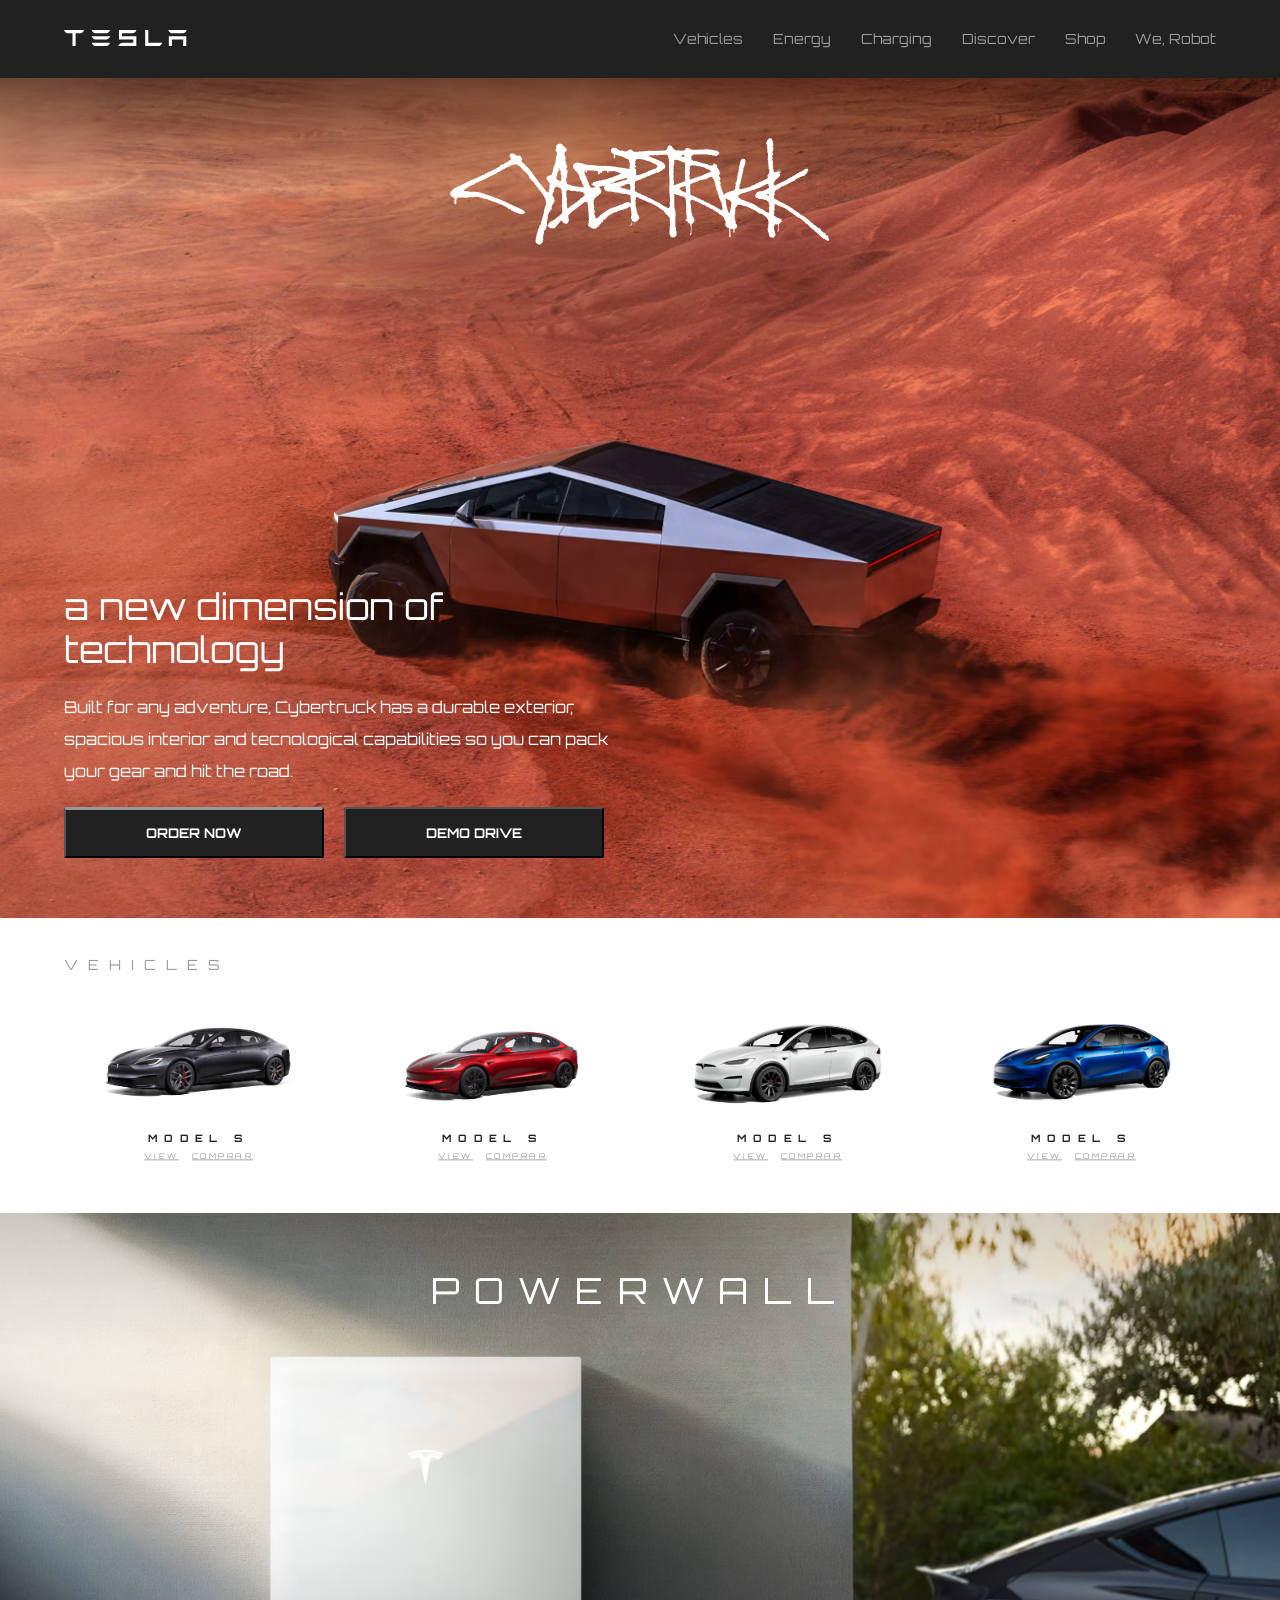
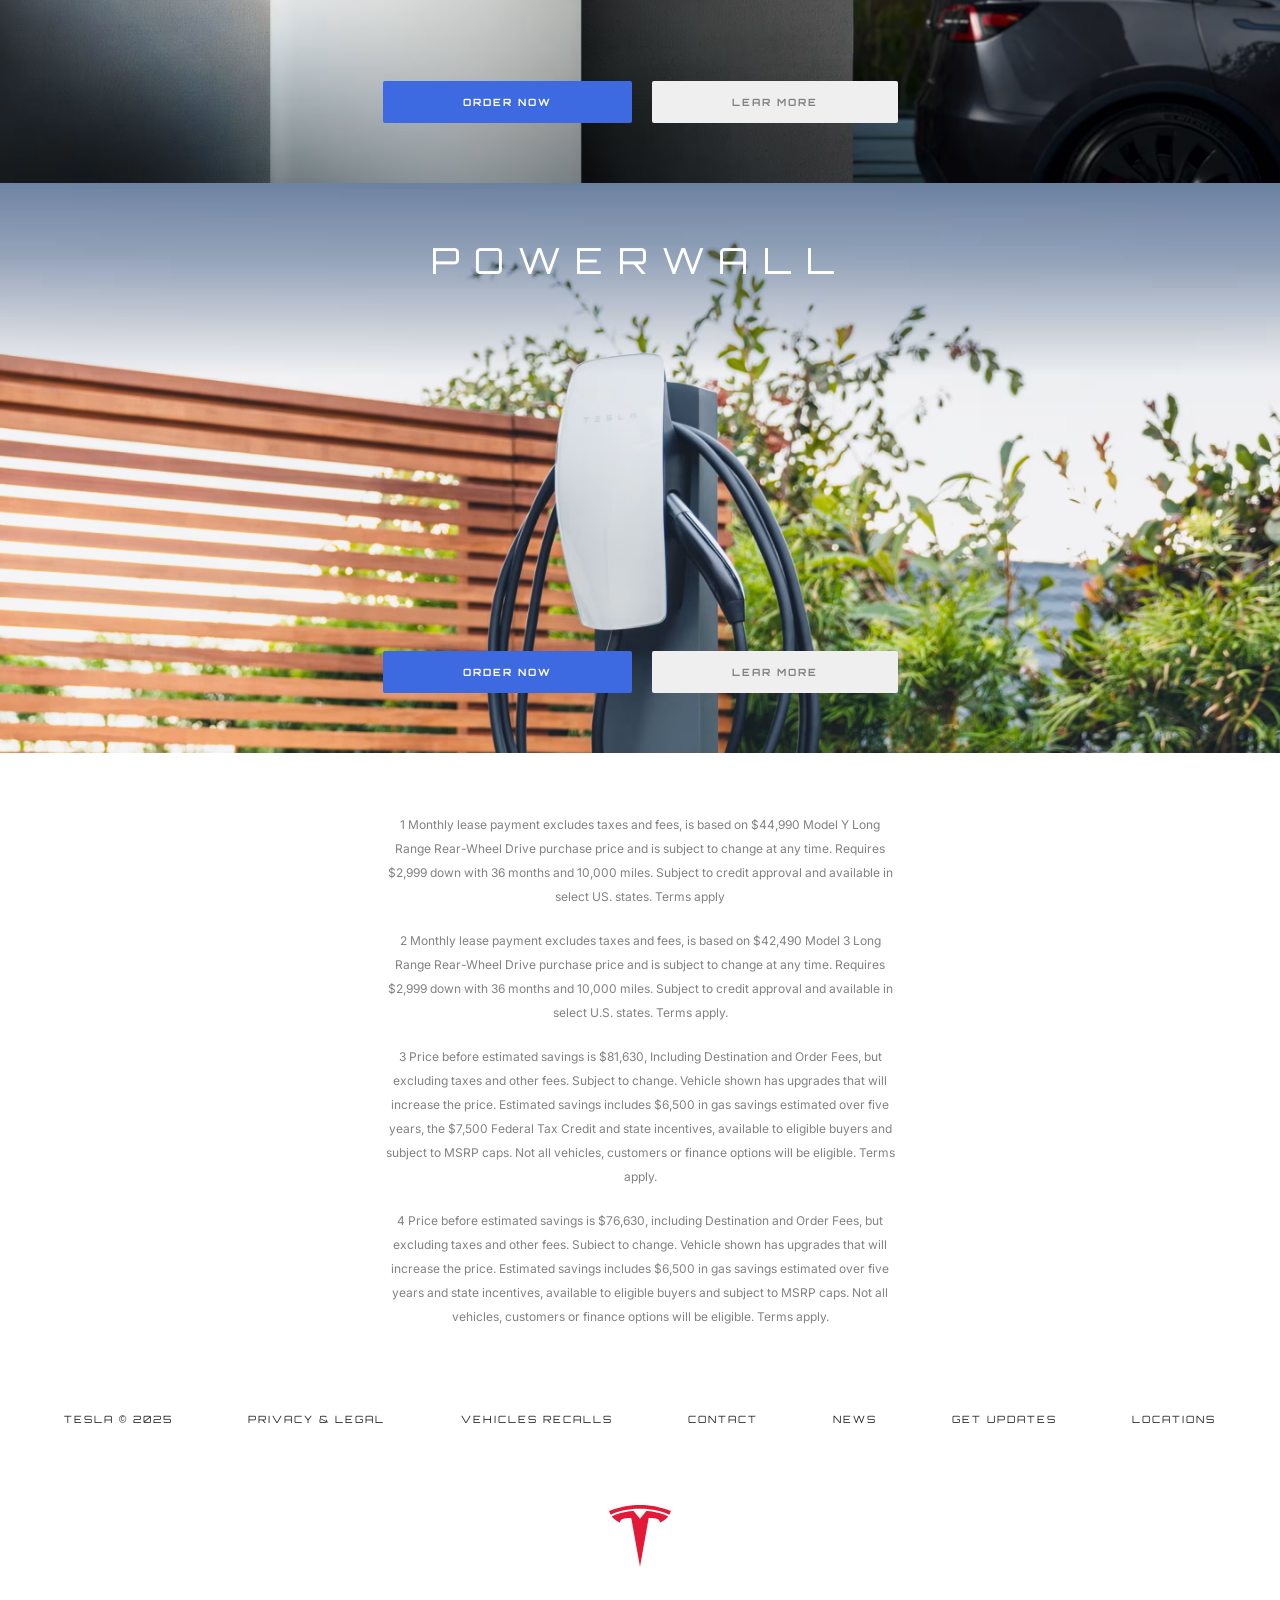
<file: index.html>
<!DOCTYPE html>
<html lang="pt-BR">

<head>
  <meta charset="UTF-8">
  <meta name="viewport" content="width=device-width, initial-scale=1.0">
  <link rel="shortcut icon" href="assets/logo-footer.svg" type="image/x-icon">
  <link rel="stylesheet" href="css/reset.css">
  <link rel="stylesheet" href="css/style.css">
  <link rel="preconnect" href="https://fonts.googleapis.com">
  <link rel="preconnect" href="https://fonts.gstatic.com" crossorigin>
  <link href="https://fonts.googleapis.com/css2?family=Amiri:ital,wght@0,400;0,700;1,400;1,700&family=Gabarito:wght@400..900&family=Montserrat:ital,wght@0,100..900;1,100..900&family=Orbitron:wght@400..900&family=Poppins:ital,wght@0,100;0,200;0,300;0,400;0,500;0,600;0,700;0,800;0,900;1,100;1,200;1,300;1,400;1,500;1,600;1,700;1,800;1,900&display=swap" rel="stylesheet">
  <link rel="preconnect" href="https://fonts.googleapis.com">
  <link rel="preconnect" href="https://fonts.gstatic.com" crossorigin>
  <link href="https://fonts.googleapis.com/css2?family=Amiri:ital,wght@0,400;0,700;1,400;1,700&family=Gabarito:wght@400..900&family=Inter:ital,opsz,wght@0,14..32,100..900;1,14..32,100..900&family=Montserrat:ital,wght@0,100..900;1,100..900&family=Orbitron:wght@400..900&family=Poppins:ital,wght@0,100;0,200;0,300;0,400;0,500;0,600;0,700;0,800;0,900;1,100;1,200;1,300;1,400;1,500;1,600;1,700;1,800;1,900&display=swap" rel="stylesheet">
  <link rel="stylesheet" href="css/responsive.css">
  <title>Tesla</title>
</head>

<body>
  <header class="main-header">
    <div class="container container-flex">
      <div class="logo">
        <figure>
          <img src="assets/logo-white.svg" alt="Logotipo da Tesla">
        </figure>
      </div>

      <div class="main-nav">
        <nav>
          <ul>
            <li><a href="#">Vehicles</a></li>
            <li><a href="#">Energy</a></li>
            <li><a href="#">Charging</a></li>
            <li><a href="#">Discover</a></li>
            <li><a href="#">Shop</a></li>
            <li><a href="#">We, Robot</a></li>
          </ul>
        </nav>
      </div>

      <div class="mobile-nav">
        <div></div>
        <div></div>
        <div></div>
      </div>
    </div>
  </header>


  <section class="hero">
    <div class="container container-flex">
      <div class="brand">
        <figure>
          <img src="assets/logo-cybertruck.svg" alt="logotipo do Cybertruck">
        </figure>
      </div>

      <div class="text-hero">
        <h1>a new dimension of technology</h1>
        <p>Built for any adventure, Cybertruck has a durable exterior, spacious interior and tecnological capabilities so you can pack your gear and hit the road.</p>
        <div class="hero-btns">
          <button class="btn-primary active">Order Now</button>
          <button class="btn-primary">Demo Drive</button>
        </div>
      </div>
    </div>
  </section>

  <main class="main-grid">

    <div class="container">

      <h3>VEHICLES</h3>

      <div class="grid-cars">
        <article class="item-car">
          <figure>
            <img src="assets/car-1.avif" alt="Tesla ModelS S">
          </figure>
          <h2 class="car-model">Model S</h2>
          <div class="link">
            <a href="car-details.html">View</a>
            <a href="#">Comprar</a>
          </div>
        </article>
        <article class="item-car">
          <figure>
            <img src="assets/car-2.avif" alt="Tesla ModelS S">
          </figure>
          <h2 class="car-model">Model S</h2>
          <div class="link">
            <a href="#">View</a>
            <a href="#">Comprar</a>
          </div>
        </article>
        <article class="item-car">
          <figure>
            <img src="assets/car-3.avif" alt="Tesla ModelS S">
          </figure>
          <h2 class="car-model">Model S</h2>
          <div class="link">
            <a href="#">View</a>
            <a href="#">Comprar</a>
          </div>
        </article>
        <article class="item-car">
          <figure>
            <img src="assets/car-4.avif" alt="Tesla ModelS S">
          </figure>
          <h2 class="car-model">Model S</h2>
          <div class="link">
            <a href="#">View</a>
            <a href="#">Comprar</a>
          </div>
        </article>
      </div>

    </div>

  </main>

  <section style="background-image: url(assets/banner-2.avif);" class="full-banner">
    <h4>Powerwall</h4>

    <div class="btns-banner">
      <button class="btn btn-blue">Order Now</button>
      <button class="btn btn-white">Lear More</button>
    </div>

  </section>

  <section style="background-image: url(assets/banner-3.avif);" class="full-banner">
    <h4>Powerwall</h4>

    <div class="btns-banner">
      <button class="btn btn-blue">Order Now</button>
      <button class="btn btn-white">Lear More</button>
    </div>

  </section>

  <section class="bottom-text">
    <div class="text-blok">
      <p>1 Monthly lease payment excludes taxes and fees, is based on $44,990 Model Y Long Range Rear-Wheel Drive purchase price and is subject to change at any time. Requires $2,999 down with 36 months and 10,000 miles. Subject to credit approval and available in select US. states. Terms apply</p>

      <p>2 Monthly lease payment excludes taxes and fees, is based on $42,490 Model 3 Long Range Rear-Wheel Drive purchase price and is subject to change at any time. Requires $2,999 down with 36 months and 10,000 miles. Subject to credit approval and available in select U.S. states. Terms apply.</p>

      <p>3 Price before estimated savings is $81,630, Including Destination and Order Fees, but excluding taxes and other fees. Subject to change. Vehicle shown has upgrades that will increase the price. Estimated savings includes $6,500 in gas savings estimated over five years, the $7,500 Federal Tax Credit and state incentives, available to eligible buyers and subject to MSRP caps. Not all vehicles, customers or finance options will be eligible. Terms apply.</p>

      <p>4 Price before estimated savings is $76,630, including Destination and Order Fees, but excluding taxes and other fees. Subiect to change. Vehicle shown has upgrades that will increase the price. Estimated savings includes $6,500 in gas savings estimated over five years and state incentives, available to eligible buyers and subject to MSRP caps. Not all vehicles, customers or finance options will be eligible. Terms apply.</p>
    </div>
  </section>

  <footer>
    <div class="container">
      <div class="menu-footer">
        <ul>
          <li>
            <a href="">Tesla © 2025</a>
          </li>
          <li>
            <a href="">Privacy & Legal</a>
          </li>
          <li>
            <a href="">Vehicles Recalls</a>
          </li>
          <li>
            <a href="">Contact</a>
          </li>
          <li>
            <a href="">News</a>
          </li>
          <li>
            <a href="">Get Updates</a>
          </li>
          <li>
            <a href="">Locations</a>
          </li>
        </ul>
      </div>

      <div class="brand-footer">
        <figure>
          <img src="assets/logo-footer.svg" alt="Logotipo Tesla Footer">
        </figure>
      </div>
    </div>
  </footer>
</body>

</html>
</file>
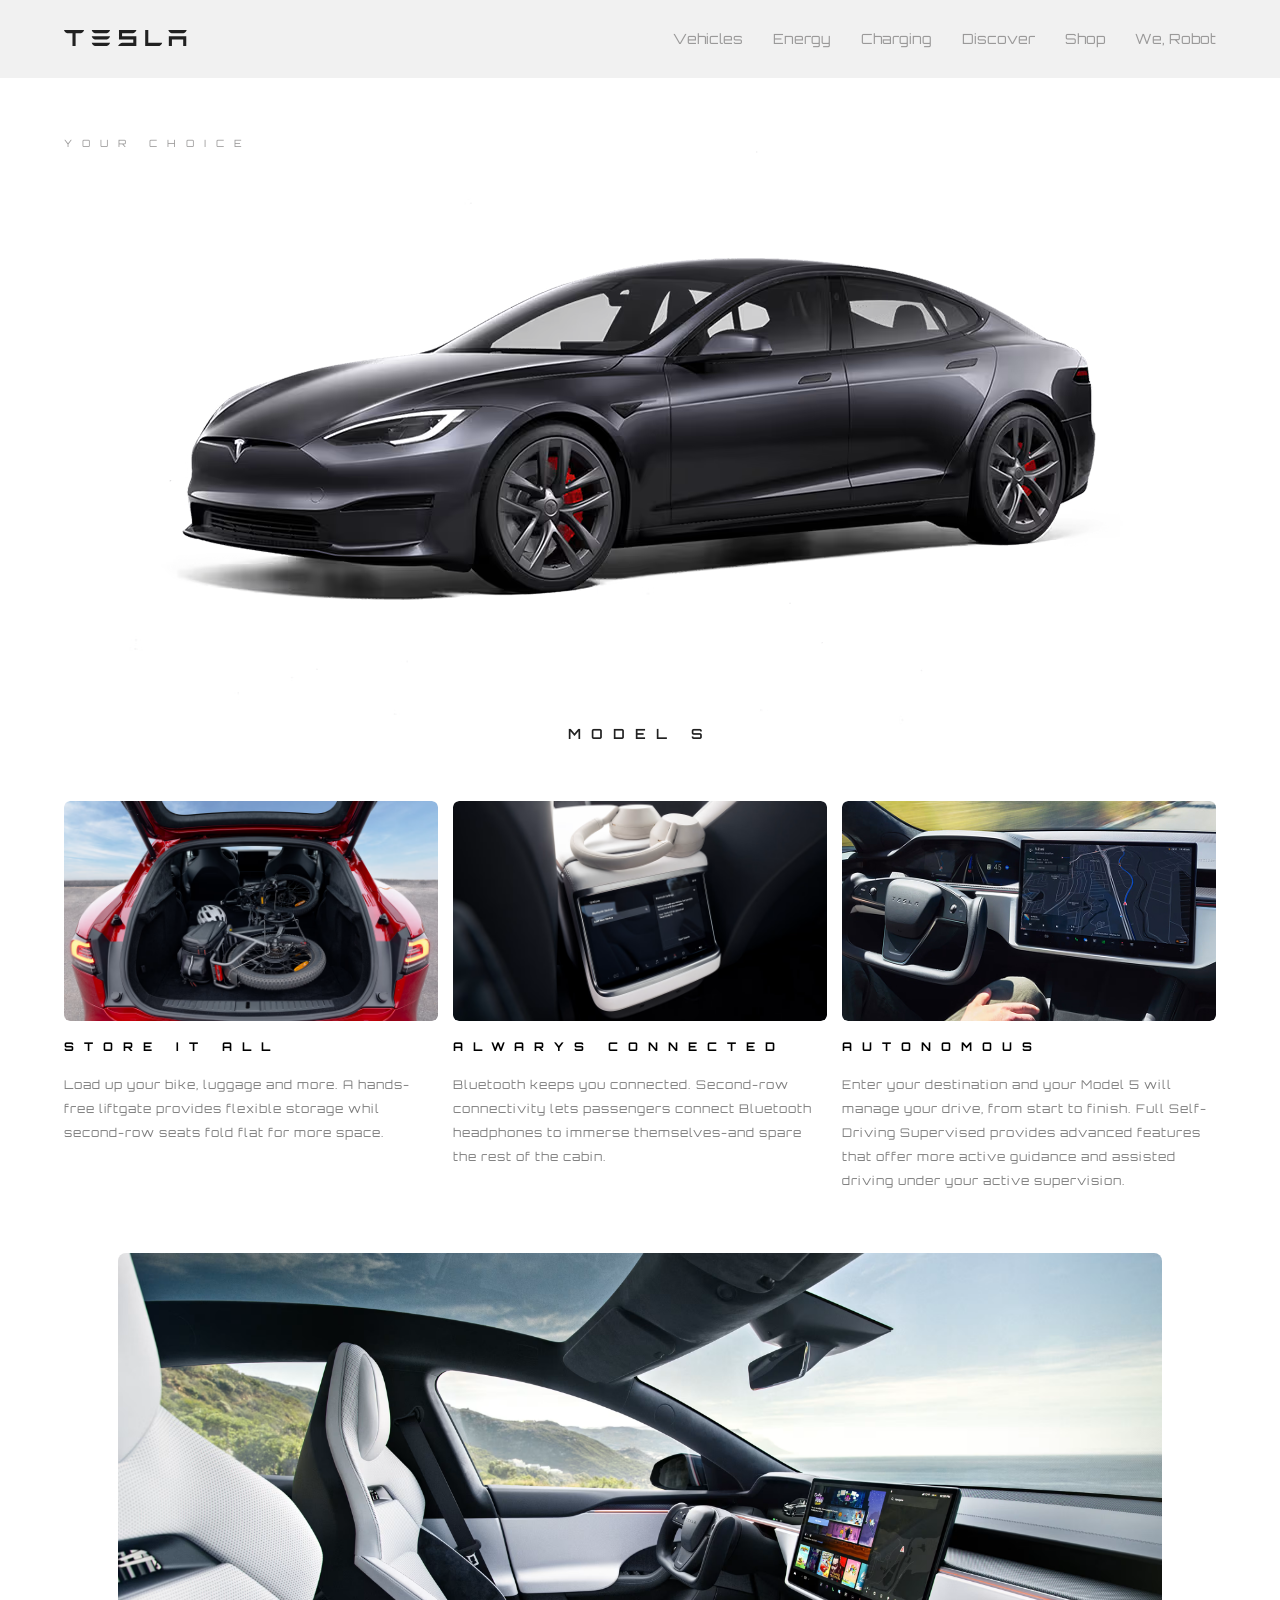
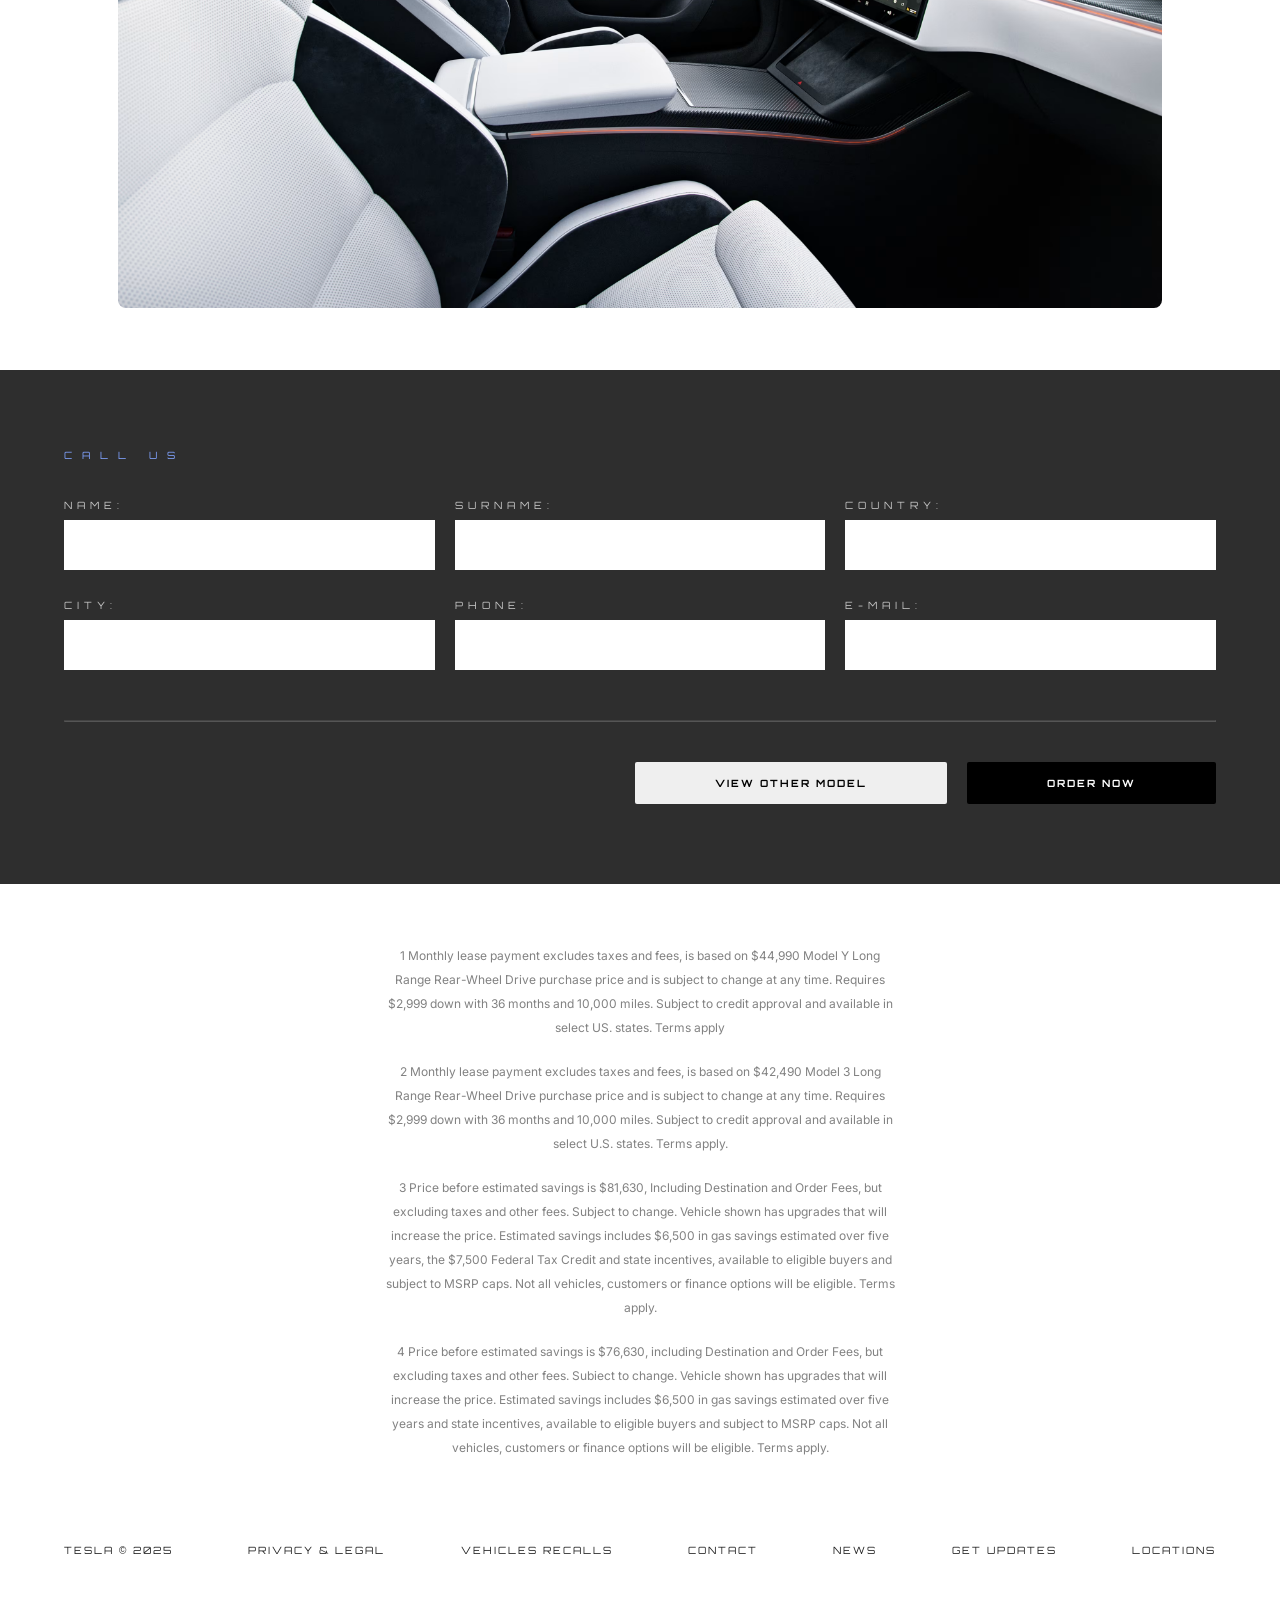
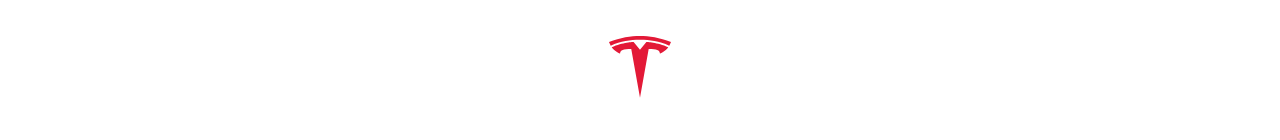
<file: car-details.html>
<!DOCTYPE html>
<html lang="pt-BR">

<head>
  <meta charset="UTF-8">
  <meta name="viewport" content="width=device-width, initial-scale=1.0">
  <link rel="shortcut icon" href="assets/logo-footer.svg" type="image/x-icon">
  <link rel="stylesheet" href="css/reset.css">
  <link rel="stylesheet" href="css/style.css">
  <link rel="preconnect" href="https://fonts.googleapis.com">
  <link rel="preconnect" href="https://fonts.gstatic.com" crossorigin>
  <link href="https://fonts.googleapis.com/css2?family=Amiri:ital,wght@0,400;0,700;1,400;1,700&family=Gabarito:wght@400..900&family=Montserrat:ital,wght@0,100..900;1,100..900&family=Orbitron:wght@400..900&family=Poppins:ital,wght@0,100;0,200;0,300;0,400;0,500;0,600;0,700;0,800;0,900;1,100;1,200;1,300;1,400;1,500;1,600;1,700;1,800;1,900&display=swap" rel="stylesheet">
  <link rel="preconnect" href="https://fonts.googleapis.com">
  <link rel="preconnect" href="https://fonts.gstatic.com" crossorigin>
  <link href="https://fonts.googleapis.com/css2?family=Amiri:ital,wght@0,400;0,700;1,400;1,700&family=Gabarito:wght@400..900&family=Inter:ital,opsz,wght@0,14..32,100..900;1,14..32,100..900&family=Montserrat:ital,wght@0,100..900;1,100..900&family=Orbitron:wght@400..900&family=Poppins:ital,wght@0,100;0,200;0,300;0,400;0,500;0,600;0,700;0,800;0,900;1,100;1,200;1,300;1,400;1,500;1,600;1,700;1,800;1,900&display=swap" rel="stylesheet">
  <link rel="stylesheet" href="css/responsive.css">
  <title>Tesla</title>
</head>

<body>
  <header class="main-header header-light">
    <div class="container container-flex">
      <div class="logo">
        <figure>
          <img src="assets/logo-dark.svg" alt="Logotipo da Tesla">
        </figure>
      </div>

      <div class="main-nav">
        <nav>
          <ul>
            <li>
              <a href="#">Vehicles</a>
            </li>
            <li>
              <a href="#">Energy</a>
            </li>
            <li>
              <a href="#">Charging</a>
            </li>
            <li>
              <a href="#">Discover</a>
            </li>
            <li>
              <a href="#">Shop</a>
            </li>
            <li>
              <a href="#">We, Robot</a>
            </li>
          </ul>
        </nav>
      </div>

      <div class="mobile-nav">
        <div></div>
        <div></div>
        <div></div>
      </div>

    </div>
  </header>

  <section class="banner-car">
    <div class="container">
      <h2>Your Choice</h2>

      <div class="photo-car">
        <figure>
          <img src="assets/car-1.avif" alt="Foto do medelo Tesla S">
        </figure>
      </div>

      <h1>Model S</h1>

    </div>
  </section>

  <main>
    <div class="container">
      <div class="grid-features">
        <div class="item-feature">
          <figure>
            <img src="assets/feature-1.avif" alt="Features 1">
          </figure>
          <h3>Store It All</h3>
          <p>Load up your bike, luggage and more. A hands-free liftgate provides flexible storage whil second-row seats fold flat for more space.</p>
        </div>
        <div class="item-feature">
          <figure>
            <img src="assets/feature-2.avif" alt="Features 2">
          </figure>
          <h3>Alwarys Connected</h3>
          <p>Bluetooth keeps you connected. Second-row connectivity lets passengers connect Bluetooth headphones to immerse themselves-and spare the rest of the cabin.</p>
        </div>
        <div class="item-feature">
          <figure>
            <img src="assets/feature-3.jpg" alt="Features 3">
          </figure>
          <h3>Autonomous</h3>
          <p>Enter your destination and your Model 5 will manage your drive, from start to finish. Full Self-Driving Supervised provides advanced features that offer more active guidance and assisted driving under your active supervision.</p>
        </div>
      </div>
    </div>
  </main>

  <section class="banner">
    <div class="container">
      <figure>
        <img src="assets/banner-model-s.avif" alt="Foto Interna Tesla Model S">
      </figure>
    </div>
  </section>

  <section class="contact-form">
    <div class="container">

      <h4>Call us</h4>

      <div class="form">

        <div class="item-form">
          <label for="name">Name:</label>
          <input type="text" id="name">
        </div>

        <div class="item-form">
          <label for="surname">Surname:</label>
          <input type="text" id="surname">
        </div>

        <div class="item-form">
          <label for="surname">Country:</label>
          <input type="text" id="surname">
        </div>

        <div class="item-form">
          <label for="city">City:</label>
          <input type="text" id="city">
        </div>

        <div class="item-form">
          <label for="phone">Phone:</label>
          <input type="text" id="phone">
        </div>

        <div class="item-form">
          <label for="email">E-mail:</label>
          <input type="text" id="email">
        </div>

      </div>

      <hr>

      <div class="form-buttons">
        <button class="btn"> View Other Model</button>
        <button class="btn btn-black">Order Now</button>
      </div>

    </div>
  </section>

  <section class="bottom-text">
    <div class="text-blok">
      <p>1 Monthly lease payment excludes taxes and fees, is based on $44,990 Model Y Long Range Rear-Wheel Drive purchase price and is subject to change at any time. Requires $2,999 down with 36 months and 10,000 miles. Subject to credit approval and available in select US. states. Terms apply</p>

      <p>2 Monthly lease payment excludes taxes and fees, is based on $42,490 Model 3 Long Range Rear-Wheel Drive purchase price and is subject to change at any time. Requires $2,999 down with 36 months and 10,000 miles. Subject to credit approval and available in select U.S. states. Terms apply.</p>

      <p>3 Price before estimated savings is $81,630, Including Destination and Order Fees, but excluding taxes and other fees. Subject to change. Vehicle shown has upgrades that will increase the price. Estimated savings includes $6,500 in gas savings estimated over five years, the $7,500 Federal Tax Credit and state incentives, available to eligible buyers and subject to MSRP caps. Not all vehicles, customers or finance options will be eligible. Terms apply.</p>

      <p>4 Price before estimated savings is $76,630, including Destination and Order Fees, but excluding taxes and other fees. Subiect to change. Vehicle shown has upgrades that will increase the price. Estimated savings includes $6,500 in gas savings estimated over five years and state incentives, available to eligible buyers and subject to MSRP caps. Not all vehicles, customers or finance options will be eligible. Terms apply.</p>
    </div>
  </section>

  <footer>
    <div class="container">
      <div class="menu-footer">
        <ul>
          <li>
            <a href="">Tesla © 2025</a>
          </li>
          <li>
            <a href="">Privacy & Legal</a>
          </li>
          <li>
            <a href="">Vehicles Recalls</a>
          </li>
          <li>
            <a href="">Contact</a>
          </li>
          <li>
            <a href="">News</a>
          </li>
          <li>
            <a href="">Get Updates</a>
          </li>
          <li>
            <a href="">Locations</a>
          </li>
        </ul>
      </div>

      <div class="brand-footer">
        <figure>
          <img src="assets/logo-footer.svg" alt="Logotipo Tesla Footer">
        </figure>
      </div>
    </div>
  </footer>
</body>

</html>
</file>
<file: css/style.css>
body {
  font-family: "Orbitron", sans-serif;
}

h3 {
  font-size: 14px;
  color: #9a9999;
  letter-spacing: 10px;
}

.main-header {
  background-color: #212121;
  color: #9a9999;
  padding: 30px 0;
}

.header-light {
  background-color: #f1f1f1;
}

.main-nav ul li a {
  color: #9a9999;
  text-decoration: none;
}

.conteiner {
  width: 1180px;
  margin: 0 auto;
}

.container {
  width: 1180px;
  margin: 0 auto;
}

.container-flex {
  display: flex;
}

.main-nav nav ul {
  display: flex;
  gap: 30px;
  font-size: 14px;
}

.main-header .container-flex {
  justify-content: space-between;
  align-items: center;
}

.main-nav ul li a:hover {
  color: #ffffff;
  transition: all 0.3s;
}

.header-light .main-nav ul li a:hover {
  color: #212121;
  transition: all 0.3s;
}

.hero {
  background-image: url(..//assets/banner-1.avif);
  background-size: cover;
  background-position: center;
  padding: 60px 0;
}

.hero h1 {
  font-size: 36px;
  color: white;
  font-weight: normal;
  line-height: 1.2;
}

.hero p {
  font-size: 16px;
  color: white;
  line-height: 2;
  margin: 20px 0;
  font-weight: 300;
}

.hero .container-flex {
  flex-direction: column;
  justify-content: space-between;
  height: 80vh;
}

.brand {
  text-align: center;
}

.brand img {
  width: 380px;
  margin: 0 auto;
}

.hero-btns {
  display: flex;
  gap: 20px;
}

.btn-primary {
  background-color: #212121;
  color: white;
  font-family: "Orbitron", sans-serif;
  font-weight: 700;
  text-transform: uppercase;
  padding: 15px 80px;
  border-radius: 2px;
}

.active {
  border-top: 3px solid #9a9999;
}

.text-hero {
  width: 50%;
}

.main-grid {
  padding: 40px 0;
}

.main-grid h3 {
  font-size: 14px;
  color: #9a9999;
  letter-spacing: 10px;
  margin-left: 0;
  text-align: left;
  margin-bottom: 10px;
}

.grid-cars {
  display: grid;
  grid-template-columns: repeat(4, 1fr);
  text-align: center;
  gap: 25px;
  margin-top: 20px;
}

.item-car {
  transform: scale(0.85);
  transition: transform 0.3s ease;
}

.item-car:hover {
  transform: scale(0.9);
}

.grid-cars article img {
  max-width: 90%;
  height: auto;
}

h2.car-model {
  font-size: 12px;
  color: #212121;
  text-transform: uppercase;
  letter-spacing: 8px;
  font-weight: 700;
  margin: 12px 0 10px;
}

.link {
  display: flex;
  gap: 15px;
  justify-content: center;
  margin-top: 5px;
}

.link a {
  color: #9a9999;
  font-size: 9px;
  text-transform: uppercase;
  letter-spacing: 3px;
}

.full-banner {
  background-position: center;
  background-size: cover;
  height: 50vh;
  display: flex;
  flex-direction: column;
  align-items: center;
  justify-content: space-between;
  padding: 60px 0;
}

.full-banner {
  color: white;
  font-size: 36px;
  text-transform: uppercase;
  letter-spacing: 15px;
}

.btns-banner {
  display: flex;
  gap: 20px;
}

.btn {
  border: none;
  font-family: "Orbitron", sans-serif;
  font-weight: 700;
  text-transform: uppercase;
  padding: 15px 80px;
  border-radius: 2px;
  font-size: 10px;
  letter-spacing: 2px;
}

.btn-blue {
  background-color: #3e6ae1;
  color: white;
}

.btn-blue:hover {
  background-color: #0f3497;
  color: white;
  transition: all 3ms;
}

.btn-white {
  color: #828282;
}

.bottom-text {
  background-color: white;
  padding: 60px 0;
  text-align: center;
}

.bottom-text p {
  font-family: "Inter", sans-serif;
  color: #828282;
  font-size: 12px;
  line-height: 2;
  margin-bottom: 20px;
}

.text-blok {
  width: 40%;
  margin: 0 auto;
}

.menu-footer {
  text-align: center;
  padding-bottom: 40px;
}

.menu-footer ul {
  display: flex;
  justify-content: space-between;
}

.menu-footer ul li a {
  text-decoration: none;
  font-size: 10px;
  color: #212121;
  text-transform: uppercase;
  letter-spacing: 2px;
}

.menu-footer ul li a:hover {
  color: #3e6ae1;
  transition: all 5ms;
}

.brand-footer {
  text-align: center;
  padding: 40px 0;
}

.banner-car {
  padding: 60px 0;
}

.banner-car h2 {
  color: #9a9999;
  text-transform: uppercase;
  letter-spacing: 10px;
  font-size: 10px;
}

.banner-car h1 {
  font-size: 14px;
  color: #212121;
  text-transform: uppercase;
  letter-spacing: 10px;
  text-align: center;
  font-weight: 600;
}

.photo-car {
  text-align: center;
}

.grid-features {
  display: flex;
  gap: 15px;
  justify-content: center;
  align-items: flex-start;
}

.item-feature {
  display: flex;
  flex-direction: column;
  gap: 20px;
  flex: 1;
  text-align: left;
}

.item-feature figure {
  width: 100%;
  height: 220px;
  overflow: hidden;
  border-radius: 6px;
}

.item-feature img {
  width: 100%;
  height: 100%;
  object-fit: cover;
  border-radius: 6px;
  display: block;
}

.item-feature h3 {
  color: black;
  text-transform: uppercase;
  font-size: 12px;
  font-weight: 700;
}

.item-feature p {
  color: #828282;
  font-size: 12px;
  line-height: 2;
  letter-spacing: 1px;
}

.banner {
  padding: 60px;
}

.banner img {
  max-width: 100%;
  border-radius: 8px;
}

.contact-form {
  background-color: #2e2e2e;
  padding: 80px 0;
}

.contact-form h4 {
  color: #81a3fe;
  font-size: 10px;
  text-transform: uppercase;
  letter-spacing: 10px;
  margin-bottom: 40px;
}

.contact-form hr {
  margin: 40px 0;
  opacity: 0.2;
}

.form {
  display: grid;
  grid-template-columns: repeat(3, 1fr);
  gap: 20px;
}

.item-form {
  display: flex;
  flex-direction: column;
  gap: 10px;
  margin-bottom: 10px;
}

.item-form label {
  color: #c5c5c5;
  font-size: 10px;
  text-transform: uppercase;
  letter-spacing: 5px;
}

.item-form input {
  height: 48px;
  border-radius: 0%;
  border: none;
  font-size: 16px;
  font-family: "Orbitron", sans-serif;
  padding-left: 15px;
  padding-right: 15px;
}

.btn-black {
  background-color: black;
  color: #fff;
}

.form-buttons {
  display: flex;
  justify-content: end;
  gap: 20px;
}

.mobile-nav div {
  width: 32px;
  height: 1px;
  background-color: white;
}

.mobile-nav {
  display: flex;
  flex-direction: column;
  gap: 8px;
  display: none;
}
</file>
<file: css/responsive.css>
/* 2xl */
@media (max-width: 1536px) {
}

/* xl */
@media (max-width: 1280px) {
  .container {
    width: 90%;
  }
}

/* lg */
@media (max-width: 1024px) {
  .container {
    width: 90%;
  }

  .main-nav {
    display: none;
  }

  .mobile-nav {
    display: flex;
    cursor: pointer;
  }

  .header-light .mobile-nav div {
    background-color: #212121;
  }

  .hero .container-flex {
    align-items: center;
  }

  .text-hero {
    width: 100%;
    text-align: center;
  }

  .hero-btns {
    justify-content: center;
  }

  .grid-cars {
    grid-template-columns: repeat(2, 1fr);
  }
}

/* md */
@media (max-width: 768px) {
  .menu-footer ul {
    flex-direction: column;
    gap: 20px;
    align-items: center;
  }

  .grid-features {
    flex-direction: column;
    gap: 40px;
  }

  .item-feature figure {
    height: auto;
  }

  .form {
    grid-template-columns: repeat(2, 1fr);
  }
}

/* sm */
@media (max-width: 640px) {
  .brand img {
    width: 240px;
  }

  .hero h1 {
    font-size: 24px;
  }

  .hero p {
    font-size: 14px;
    line-height: 1.8;
  }

  .hero-btns {
    flex-direction: column;
    gap: 15px;
  }

  .btn-primary {
    width: 100%;
    padding: 15px 20px;
    box-sizing: border-box;
  }

  .grid-cars {
    grid-template-columns: 1fr;
  }

  .form {
    grid-template-columns: 1fr;
  }

  .form-buttons {
    flex-direction: column;
    gap: 15px;
  }
}

/* xs */
@media (max-width: 475px) {
  .hero h1 {
    font-size: 20px;
  }

  .full-banner {
    font-size: 18px;
    letter-spacing: 6px;
  }

  .item-form label {
    letter-spacing: 3px;
  }
}
</file>
